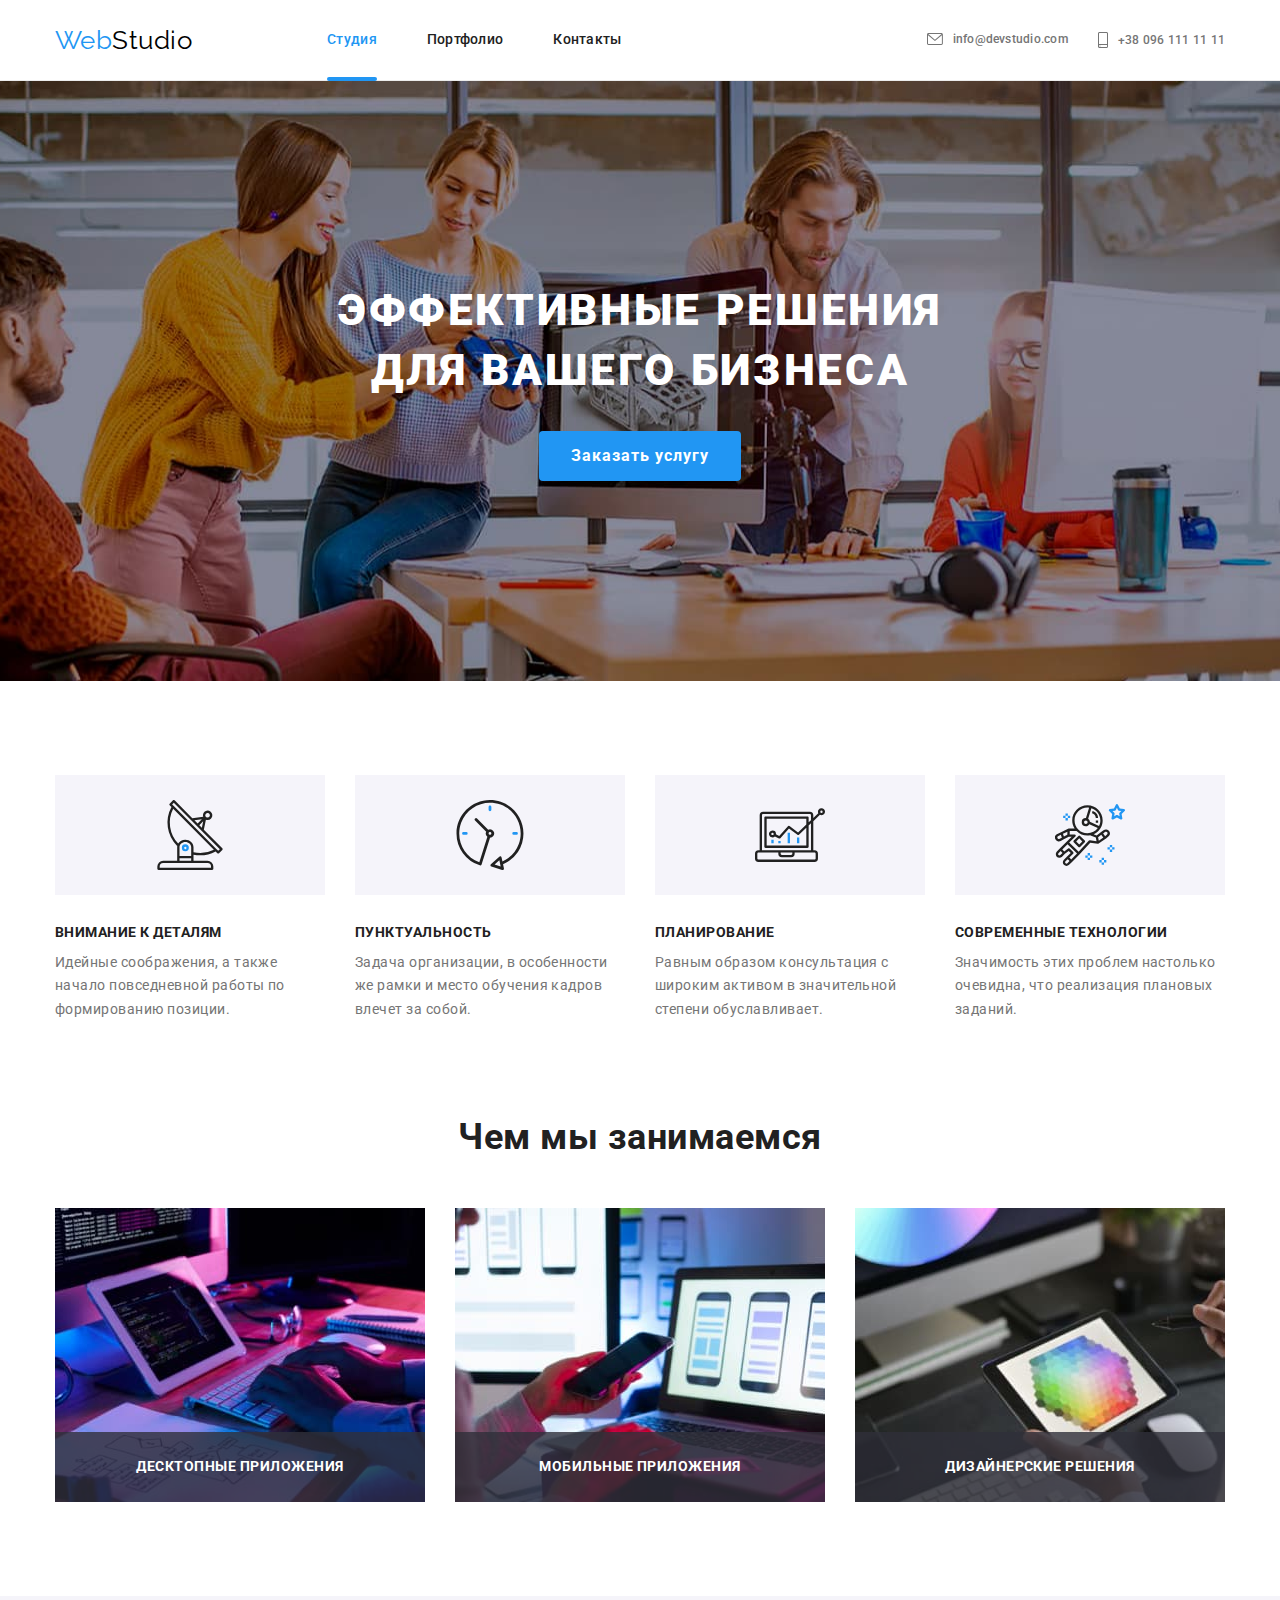
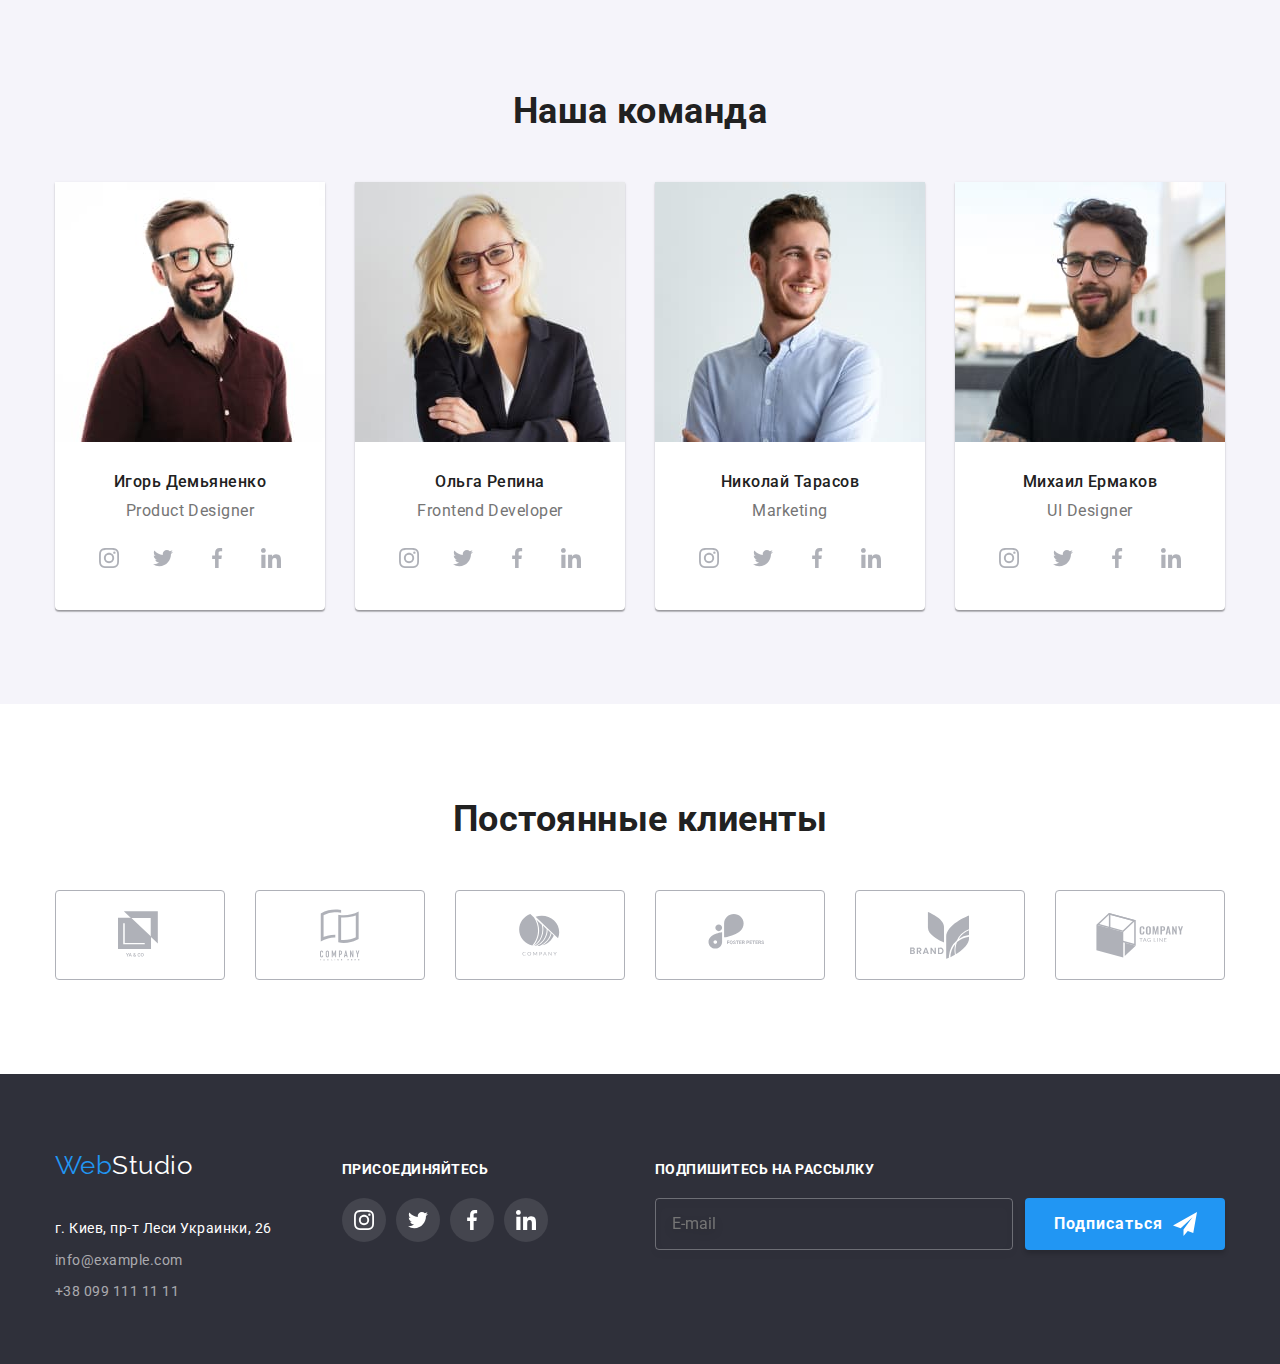
<file: index.html>
<!DOCTYPE html>
<html lang="ru">
  <head>
    <meta charset="UTF-8" />
    <meta http-equiv="X-UA-Compatible" content="IE=edge" />
    <meta name="viewport" content="width=device-width, initial-scale=1.0" />
    <title>Студия</title>

    <link rel="preconnect" href="https://fonts.gstatic.com" />
    <link
      href="https://fonts.googleapis.com/css2?family=Raleway:wght@700&family=Roboto:wght@400;500;700;900&display=swap"
      rel="stylesheet"
    />
    <link
      rel="stylesheet"
      href="https://cdnjs.cloudflare.com/ajax/libs/modern-normalize/1.0.0/modern-normalize.min.css"
    />
    <link rel="stylesheet" href="./css/main.min.css" />
    <!-- <link rel="stylesheet" href="./css/styles.css" /> -->
  </head>
  <body>
    <header class="header-page">
      <div class="container header-page__nav">
        <nav class="main-nav">
          <a href="./" class="logo link"
            >Web<span class="part-logo">Studio</span></a
          >
          <button
            type="button"
            aria-expanded="false"
            aria-controls="menu-container"
            class="menu-btn"
            data-menu-button
          >
            <svg
              width="40"
              height="40"
              aria-label="Переключатель мобильного меню"
            >
              <use
                class="icon-close_menu"
                href="./images/symbol-defs.svg#icon-close_menu"
              ></use>
              <use
                class="icon-menu"
                href="./images/symbol-defs.svg#icon-menu"
              ></use>
            </svg>
          </button>

          <div class="menu-container" id="menu-container is-open" data-menu>
            <ul class="site-nav list">
              <li class="site-nav__item">
                <a href="" class="site-nav__link link site-nav__link--current"
                  >Студия</a
                >
              </li>
              <li class="site-nav__item">
                <a href="./portfolio.html" class="site-nav__link link"
                  >Портфолио</a
                >
              </li>
              <li class="site-nav__item">
                <a href="" class="site-nav__link link">Контакты</a>
              </li>
            </ul>

            <ul class="coordinates-nav list">
              <li class="coordinates-nav__item item-envelope">
                <a
                  href="mailto:info@devstudio.com"
                  class="coordinates-nav__link link"
                  ><svg
                    class="coordinates-nav__icon"
                    width="16px"
                    height="12px"
                  >
                    <use href="./images/symbol-defs.svg#icon-envelope"></use>
                  </svg>
                  info@devstudio.com
                </a>
              </li>
              <li class="coordinates-nav__item item-smartphone">
                <a
                  href="tel:+380961111111"
                  class="coordinates-nav__link smartphone link"
                  ><svg
                    class="coordinates-nav__icon"
                    width="10px"
                    height="16px"
                  >
                    <use href="./images/symbol-defs.svg#icon-smartphone"></use>
                  </svg>
                  +38 096 111 11 11
                </a>
              </li>
            </ul>
            <ul class="socials-nav list">
              <li class="socials-nav__item">
                <a
                  href=""
                  target="_blank"
                  rel="noreferrer noopener"
                  aria-label="instagram"
                  class="socials-nav__link link"
                  >Instagram</a
                >
              </li>
              <li class="socials-nav__item">
                <a
                  href=""
                  target="_blank"
                  rel="noreferrer noopener"
                  aria-label="Twitter"
                  class="socials-nav__link link"
                  >Twitter</a
                >
              </li>
              <li class="socials-nav__item">
                <a
                  href=""
                  target="_blank"
                  rel="noreferrer noopener"
                  aria-label="Facebook"
                  class="socials-nav__link link"
                  >Facebook</a
                >
              </li>
              <li class="socials-nav__item">
                <a
                  href=""
                  target="_blank"
                  rel="noreferrer noopener"
                  aria-label="LinkedIn"
                  class="socials-nav__link link"
                  >LinkedIn</a
                >
              </li>
            </ul>
          </div>
        </nav>
      </div>
    </header>
    <main>
      <section class="hero overlay">
        <div class="container">
          <h1 class="hero__title">
            Эффективные решения <br />
            для вашего бизнеса
          </h1>

          <button type="button" class="hero__btn" data-modal-open>
            Заказать услугу
          </button>
        </div>
      </section>

      <section class="section section-advantage">
        <div class="container">
          <h2 class="section-title visually-hidden">Наши плюсы работы</h2>
          <ul class="section-advantage__list list">
            <li class="section-advantage__item icon-antenna">
              <h3 class="section-advantage__title">Внимание к деталям</h3>
              <p>
                Идейные соображения, а также начало повседневной работы по
                формированию позиции.
              </p>
            </li>
            <li class="section-advantage__item icon-clock">
              <h3 class="section-advantage__title">Пунктуальность</h3>
              <p>
                Задача организации, в особенности же рамки и место обучения
                кадров влечет за собой.
              </p>
            </li>
            <li class="section-advantage__item icon-diagram">
              <h3 class="section-advantage__title">Планирование</h3>
              <p>
                Равным образом консультация с широким активом в значительной
                степени обуславливает.
              </p>
            </li>
            <li class="section-advantage__item icon-astronaut">
              <h3 class="section-advantage__title">Современные технологии</h3>
              <p>
                Значимость этих проблем настолько очевидна, что реализация
                плановых заданий.
              </p>
            </li>
          </ul>
        </div>
      </section>

      <section class="section section-workset">
        <div class="container">
          <h2 class="section-title">Чем мы занимаемся</h2>
          <ul class="section-workset__list list">
            <li class="section-workset__item">
              <div class="section-workset__thumb">
                <img
                  src="./images/box1.jpg"
                  alt="На компьютере"
                  width="370"
                  height="294"
                />
                <div class="section-workset__actions">
                  Десктопные приложения
                </div>
              </div>
            </li>
            <li class="section-workset__item">
              <div class="section-workset__thumb">
                <img
                  src="./images/box2.jpg"
                  alt="На телефоне"
                  width="370"
                  height="294"
                />
                <div class="section-workset__actions">Мобильные приложения</div>
              </div>
            </li>
            <li class="section-workset__item">
              <div class="section-workset__thumb">
                <img
                  src="./images/box3.jpg"
                  alt="На планшете"
                  width="370"
                  height="294"
                />
                <div class="section-workset__actions">Дизайнерские решения</div>
              </div>
            </li>
          </ul>
        </div>
      </section>

      <section class="section section-our-team">
        <div class="container">
          <h2 class="section-title">Наша команда</h2>
          <ul class="section-our-team__list list">
            <li class="section-our-team__item">
              <!-- <img
                srcset="
                  ./images/Demyanenko.jpg    1x,
                  ./images/Demyanenko@2x.jpg 2x
                "
                src="./images/Demyanenko.jpg"
                alt="Игорь Демьяненко"
                width="450"
              /> -->
              <picture>
                <source
                  srcset="
                    ./images/desktop/Demyanenko.jpg    1x,
                    ./images/desktop/Demyanenko@2x.jpg 2x
                  "
                  media="(min-width: 1200px)"
                  type="image/jpeg"
                />
                <source
                  srcset="
                    ./images/tablet/Demyanenko.jpg    1x,
                    ./images/tablet/Demyanenko@2x.jpg 2x
                  "
                  media="(min-width: 768px)"
                  type="image/jpeg"
                />
                <source
                  srcset="
                    ./images/mobile/Demyanenko.jpg    1x,
                    ./images/mobile/Demyanenko@2x.jpg 2x
                  "
                  media="(max-width: 767px)"
                  type="image/jpeg"
                />
                <img
                  src="./images/desktop/Demyanenko.jpg"
                  width="450"
                  alt="Игорь Демьяненко"
                />
              </picture>
              <h3 class="section-our-team__name">Игорь Демьяненко</h3>
              <p>Product Designer</p>
              <ul class="list section-our-team__socnetworks">
                <li class="socnetworks__icon">
                  <a
                    href=""
                    class="socnetworks__link"
                    target="_blank"
                    rel="noreferrer noopener"
                    aria-label="instagram"
                  >
                    <svg width="20px" height="20px">
                      <use href="./images/symbol-defs.svg#icon-instagram"></use>
                    </svg>
                  </a>
                </li>
                <li class="socnetworks__icon">
                  <a
                    href=""
                    class="socnetworks__link"
                    target="_blank"
                    rel="noreferrer noopener"
                    aria-label="twitter"
                    ><svg width="20px" height="20px">
                      <use href="./images/symbol-defs.svg#icon-twitter"></use>
                    </svg>
                  </a>
                </li>
                <li class="socnetworks__icon">
                  <a
                    href=""
                    class="socnetworks__link"
                    target="_blank"
                    rel="noreferrer noopener"
                    aria-label="facebook"
                    ><svg width="20px" height="20px">
                      <use href="./images/symbol-defs.svg#icon-facebook"></use>
                    </svg>
                  </a>
                </li>
                <li class="socnetworks__icon">
                  <a
                    href=""
                    class="socnetworks__link"
                    target="_blank"
                    rel="noreferrer noopener"
                    aria-label="linkedin"
                    ><svg width="20px" height="20px">
                      <use href="./images/symbol-defs.svg#icon-linkedin"></use>
                    </svg>
                  </a>
                </li>
              </ul>
            </li>
            <li class="section-our-team__item">
              <picture>
                <source
                  srcset="
                    ./images/desktop/Repina.jpg    1x,
                    ./images/desktop/Repina@2x.jpg 2x
                  "
                  media="(min-width: 1200px)"
                  type="image/jpeg"
                />
                <source
                  srcset="
                    ./images/tablet/Repina.jpg    1x,
                    ./images/tablet/Repina@2x.jpg 2x
                  "
                  media="(min-width: 768px)"
                  type="image/jpeg"
                />
                <source
                  srcset="
                    ./images/mobile/Repina.jpg    1x,
                    ./images/mobile/Repina@2x.jpg 2x
                  "
                  media="(max-width: 767px)"
                  type="image/jpeg"
                />
                <img
                  src="./images/desktop/Repina.jpg"
                  width="450"
                  alt="Ольга Репина"
                />
              </picture>
              <h3 class="section-our-team__name">Ольга Репина</h3>
              <p>Frontend Developer</p>
              <ul class="list section-our-team__socnetworks">
                <li class="socnetworks__icon">
                  <a
                    href=""
                    class="socnetworks__link"
                    target="_blank"
                    rel="noreferrer noopener"
                    aria-label="instagram"
                  >
                    <svg width="20px" height="20px">
                      <use href="./images/symbol-defs.svg#icon-instagram"></use>
                    </svg>
                  </a>
                </li>
                <li class="socnetworks__icon">
                  <a
                    href=""
                    class="socnetworks__link"
                    target="_blank"
                    rel="noreferrer noopener"
                    aria-label="twitter"
                    ><svg width="20px" height="20px">
                      <use href="./images/symbol-defs.svg#icon-twitter"></use>
                    </svg>
                  </a>
                </li>
                <li class="socnetworks__icon">
                  <a
                    href=""
                    class="socnetworks__link"
                    target="_blank"
                    rel="noreferrer noopener"
                    aria-label="facebook"
                    ><svg width="20px" height="20px">
                      <use href="./images/symbol-defs.svg#icon-facebook"></use>
                    </svg>
                  </a>
                </li>
                <li class="socnetworks__icon">
                  <a
                    href=""
                    class="socnetworks__link"
                    target="_blank"
                    rel="noreferrer noopener"
                    aria-label="linkedin"
                    ><svg width="20px" height="20px">
                      <use href="./images/symbol-defs.svg#icon-linkedin"></use>
                    </svg>
                  </a>
                </li>
              </ul>
            </li>
            <li class="section-our-team__item">
              <picture>
                <source
                  srcset="
                    ./images/desktop/Tarasov.jpg    1x,
                    ./images/desktop/Tarasov@2x.jpg 2x
                  "
                  media="(min-width: 1200px)"
                  type="image/jpeg"
                />
                <source
                  srcset="
                    ./images/tablet/Tarasov.jpg    1x,
                    ./images/tablet/Tarasov@2x.jpg 2x
                  "
                  media="(min-width: 768px)"
                  type="image/jpeg"
                />
                <source
                  srcset="
                    ./images/mobile/Tarasov.jpg    1x,
                    ./images/mobile/Tarasov@2x.jpg 2x
                  "
                  media="(max-width: 767px)"
                  type="image/jpeg"
                />
                <img
                  src="./images/desktop/Tarasov.jpg"
                  width="450"
                  alt="Николай Тарасов"
                />
              </picture>
              <h3 class="section-our-team__name">Николай Тарасов</h3>
              <p>Marketing</p>
              <ul class="list section-our-team__socnetworks">
                <li class="socnetworks__icon">
                  <a
                    href=""
                    class="socnetworks__link"
                    target="_blank"
                    rel="noreferrer noopener"
                    aria-label="instagram"
                  >
                    <svg width="20px" height="20px">
                      <use href="./images/symbol-defs.svg#icon-instagram"></use>
                    </svg>
                  </a>
                </li>
                <li class="socnetworks__icon">
                  <a
                    href=""
                    class="socnetworks__link"
                    target="_blank"
                    rel="noreferrer noopener"
                    aria-label="twitter"
                    ><svg width="20px" height="20px">
                      <use href="./images/symbol-defs.svg#icon-twitter"></use>
                    </svg>
                  </a>
                </li>
                <li class="socnetworks__icon">
                  <a
                    href=""
                    class="socnetworks__link"
                    target="_blank"
                    rel="noreferrer noopener"
                    aria-label="facebook"
                    ><svg width="20px" height="20px">
                      <use href="./images/symbol-defs.svg#icon-facebook"></use>
                    </svg>
                  </a>
                </li>
                <li class="socnetworks__icon">
                  <a
                    href=""
                    class="socnetworks__link"
                    target="_blank"
                    rel="noreferrer noopener"
                    aria-label="linkedin"
                    ><svg width="20px" height="20px">
                      <use href="./images/symbol-defs.svg#icon-linkedin"></use>
                    </svg>
                  </a>
                </li>
              </ul>
            </li>
            <li class="section-our-team__item">
              <picture>
                <source
                  srcset="
                    ./images/desktop/Ermakov.jpg    1x,
                    ./images/desktop/Ermakov@2x.jpg 2x
                  "
                  media="(min-width: 1200px)"
                  type="image/jpeg"
                />
                <source
                  srcset="
                    ./images/tablet/Ermakov.jpg    1x,
                    ./images/tablet/Ermakov@2x.jpg 2x
                  "
                  media="(min-width: 768px)"
                  type="image/jpeg"
                />
                <source
                  srcset="
                    ./images/mobile/Ermakov.jpg    1x,
                    ./images/mobile/Ermakov@2x.jpg 2x
                  "
                  media="(max-width: 767px)"
                  type="image/jpeg"
                />
                <img
                  src="./images/desktop/Ermakov.jpg"
                  width="450"
                  alt="Михаил Ермаков"
                />
              </picture>
              <h3 class="section-our-team__name">Михаил Ермаков</h3>
              <p>UI Designer</p>
              <ul class="list section-our-team__socnetworks">
                <li class="socnetworks__icon">
                  <a
                    href=""
                    class="socnetworks__link"
                    target="_blank"
                    rel="noreferrer noopener"
                    aria-label="instagram"
                  >
                    <svg width="20px" height="20px">
                      <use href="./images/symbol-defs.svg#icon-instagram"></use>
                    </svg>
                  </a>
                </li>
                <li class="socnetworks__icon">
                  <a
                    href=""
                    class="socnetworks__link"
                    target="_blank"
                    rel="noreferrer noopener"
                    aria-label="twitter"
                    ><svg width="20px" height="20px">
                      <use href="./images/symbol-defs.svg#icon-twitter"></use>
                    </svg>
                  </a>
                </li>
                <li class="socnetworks__icon">
                  <a
                    href=""
                    class="socnetworks__link"
                    target="_blank"
                    rel="noreferrer noopener"
                    aria-label="facebook"
                    ><svg width="20px" height="20px">
                      <use href="./images/symbol-defs.svg#icon-facebook"></use>
                    </svg>
                  </a>
                </li>
                <li class="socnetworks__icon">
                  <a
                    href=""
                    class="socnetworks__link"
                    target="_blank"
                    rel="noreferrer noopener"
                    aria-label="linkedin"
                    ><svg width="20px" height="20px">
                      <use href="./images/symbol-defs.svg#icon-linkedin"></use>
                    </svg>
                  </a>
                </li>
              </ul>
            </li>
          </ul>
        </div>
      </section>

      <section class="section section-clients">
        <div class="container">
          <h2 class="section-title">Постоянные клиенты</h2>
          <ul class="list section-clients__list">
            <li class="section-clients__item">
              <a href="" class="section-clients__link"
                ><svg width="44px" height="49px">
                  <use href="./images/symbol-defs.svg#icon-logo1"></use>
                </svg>
              </a>
            </li>
            <li class="section-clients__item">
              <a href="" class="section-clients__link"
                ><svg width="40px" height="52px">
                  <use href="./images/symbol-defs.svg#icon-logo2"></use>
                </svg>
              </a>
            </li>
            <li class="section-clients__item">
              <a href="" class="section-clients__link"
                ><svg width="41px" height="42px">
                  <use href="./images/symbol-defs.svg#icon-logo3"></use>
                </svg>
              </a>
            </li>
            <li class="section-clients__item">
              <a href="" class="section-clients__link"
                ><svg width="80px" height="42px">
                  <use href="./images/symbol-defs.svg#icon-logo4"></use>
                </svg>
              </a>
            </li>
            <li class="section-clients__item">
              <a href="" class="section-clients__link"
                ><svg width="59px" height="47px">
                  <use href="./images/symbol-defs.svg#icon-logo5"></use>
                </svg>
              </a>
            </li>
            <li class="section-clients__item">
              <a href="" class="section-clients__link"
                ><svg width="88px" height="45px">
                  <use href="./images/symbol-defs.svg#icon-logo6"></use>
                </svg>
              </a>
            </li>
          </ul>
        </div>
      </section>
    </main>

    <footer class="footer">
      <div class="container">
        <div class="footer-grid">
          <div class="footer-grid__part">
            <div class="footer-grid__address">
              <a href="" class="logo footer-logo"
                >Web<span class="part-logo part-logo--inverse">Studio</span></a
              >
              <address class="footer-address">
                <ul class="list">
                  <li class="footer-address_item">
                    г. Киев, пр-т Леси Украинки, 26
                  </li>
                  <li class="footer-address_item">
                    <a href="maito:info@example.com" class="link"
                      >info@example.com</a
                    >
                  </li>
                  <li class="footer-address_item">
                    <a href="tel:+380991111111" class="link"
                      >+38 099 111 11 11</a
                    >
                  </li>
                </ul>
              </address>
            </div>
            <div class="footer-socnetworks">
              <h2 class="footer-socnetworks__title">присоединяйтесь</h2>
              <ul class="list footer-socnetworks__list">
                <li class="footer-socnetworks__item">
                  <a
                    href=""
                    class="footer-socnetworks__link"
                    target="_blank"
                    rel="noreferrer noopener"
                    aria-label="instagram"
                  >
                    <svg width="20px" height="20px">
                      <use href="./images/symbol-defs.svg#icon-instagram"></use>
                    </svg>
                  </a>
                </li>
                <li class="footer-socnetworks__item">
                  <a
                    href=""
                    class="footer-socnetworks__link"
                    target="_blank"
                    rel="noreferrer noopener"
                    aria-label="twitter"
                    ><svg width="20px" height="20px">
                      <use href="./images/symbol-defs.svg#icon-twitter"></use>
                    </svg>
                  </a>
                </li>
                <li class="footer-socnetworks__item">
                  <a
                    href=""
                    class="footer-socnetworks__link"
                    target="_blank"
                    rel="noreferrer noopener"
                    aria-label="facebook"
                    ><svg width="20px" height="20px">
                      <use href="./images/symbol-defs.svg#icon-facebook"></use>
                    </svg>
                  </a>
                </li>
                <li class="footer-socnetworks__item">
                  <a
                    href=""
                    class="footer-socnetworks__link"
                    target="_blank"
                    rel="noreferrer noopener"
                    aria-label="linkedin"
                    ><svg width="20px" height="20px">
                      <use href="./images/symbol-defs.svg#icon-linkedin"></use>
                    </svg>
                  </a>
                </li>
              </ul>
            </div>
          </div>

          <div class="footer-subscription">
            <h2 class="footer-subscription__title">Подпишитесь на рассылку</h2>
            <form class="footer-form">
              <div class="footer-form__field">
                <input
                  class="footer-form__input"
                  type="email"
                  name="mail"
                  id="mail"
                  placeholder="E-mail"
                />
                <button type="submit" class="footer-form__btn-subscription">
                  Подписаться<svg
                    width="24"
                    height="24"
                    class="footer-form__icon-send"
                  >
                    <use href="./images/symbol-defs.svg#icon-send"></use>
                  </svg>
                </button>
              </div>
            </form>
          </div>
        </div>
      </div>
    </footer>

    <div class="backdrop is-hidden" data-modal>
      <div class="modal">
        <button class="modal__btn-close" data-modal-close>
          <svg width="18" height="18">
            <use href="./images/symbol-defs.svg#icon-close"></use>
          </svg>
        </button>
        <h2 class="modal__title">Оставьте свои данные, мы вам перезвоним</h2>
        <form class="modal-form">
          <label class="modal-form__field"
            ><span class="modal-form__label">Имя</span>
            <div class="modal-form__wrap">
              <input class="modal-form__input" type="text" name="name" />
              <svg width="18" height="18" class="modal-form__icon">
                <use href="./images/symbol-defs.svg#icon-person"></use>
              </svg>
            </div>
          </label>
          <label class="modal-form__field"
            ><span class="modal-form__label">Телефон</span>
            <div class="modal-form__wrap">
              <input class="modal-form__input" type="tel" name="tel" />
              <svg width="18" height="18" class="modal-form__icon">
                <use href="./images/symbol-defs.svg#icon-phone"></use>
              </svg>
            </div>
          </label>
          <label class="modal-form__field"
            ><span class="modal-form__label">Почта</span>
            <div class="modal-form__wrap">
              <input class="modal-form__input" type="email" name="email" />
              <svg width="18" height="18" class="modal-form__icon">
                <use href="./images/symbol-defs.svg#icon-email"></use>
              </svg>
            </div>
          </label>

          <label class="modal-form__field"
            ><span class="modal-form__label">Комментарий</span>
            <textarea
              class="modal-form__textarea"
              name="comment"
              rows="6"
              placeholder="Введите текст"
            ></textarea>
          </label>

          <label class="modal-form__accept">
            <input class="modal-form__checkbox" type="checkbox" name="accept" />
            <span class="modal-form__checkbox-icon">
              <svg width="12" height="15">
                <use href="./images/symbol-defs.svg#icon-check"></use>
              </svg>
            </span>
            <span class="modal-form__policy"
              >Соглашаюсь с рассылкой и принимаю
              <a
                class="modal-form__link-accept"
                href=""
                target="_blank"
                rel="noreferrer noopener"
                aria-label="Условия договора"
                >Условия договора
              </a>
            </span>
          </label>

          <button type="submit" class="modal-form__btn-send">Отправить</button>
        </form>
      </div>
    </div>

    <script src="./js/mobile-menu.js"></script>
    <script src="./js/modal.js"></script>
  </body>
</html>
</file>
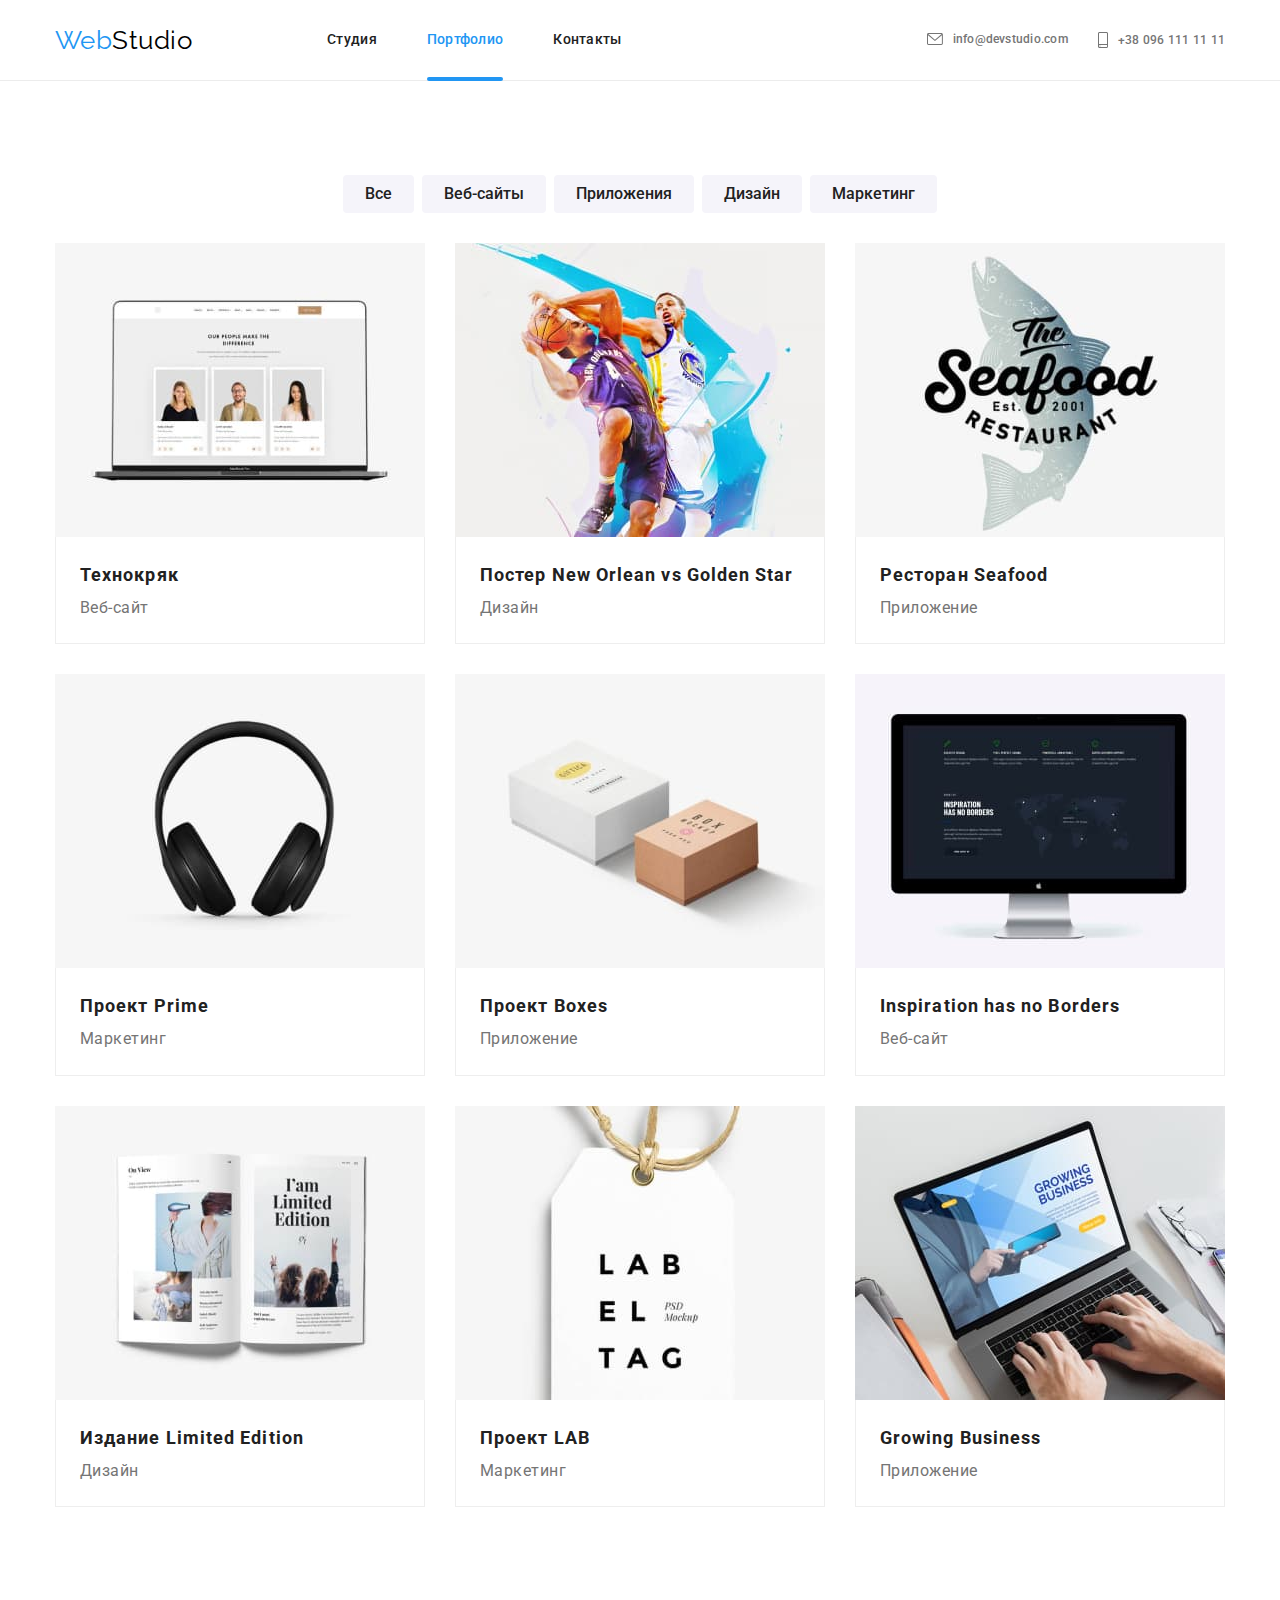
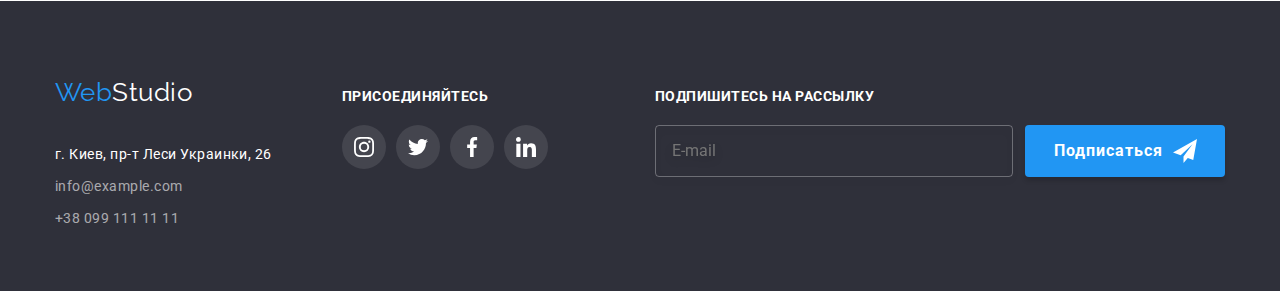
<file: portfolio.html>
<!DOCTYPE html>
<html lang="ru">
  <head>
    <meta charset="UTF-8" />
    <meta http-equiv="X-UA-Compatible" content="IE=edge" />
    <meta name="viewport" content="width=device-width, initial-scale=1.0" />
    <title>Портфолио</title>
    <link rel="preconnect" href="https://fonts.gstatic.com" />
    <link
      href="https://fonts.googleapis.com/css2?family=Raleway:wght@700&family=Roboto:wght@400;500;700;900&display=swap"
      rel="stylesheet"
    />
    <link
      rel="stylesheet"
      href="https://cdnjs.cloudflare.com/ajax/libs/modern-normalize/1.0.0/modern-normalize.min.css"
    />
    <link rel="stylesheet" href="./css/main.min.css" />
    <!-- <link rel="stylesheet" href="./css/styles.css" /> -->
  </head>
  <body>
    <header class="header-page">
      <div class="container header-page__nav">
        <nav class="main-nav">
          <a href="./" class="logo link"
            >Web<span class="part-logo">Studio</span></a
          >
          <button
            type="button"
            aria-expanded="false"
            aria-controls="menu-container"
            class="menu-btn"
            data-menu-button
          >
            <svg
              width="40"
              height="40"
              aria-label="Переключатель мобильного меню"
            >
              <use
                class="icon-close_menu"
                href="./images/symbol-defs.svg#icon-close_menu"
              ></use>
              <use
                class="icon-menu"
                href="./images/symbol-defs.svg#icon-menu"
              ></use>
            </svg>
          </button>

          <div class="menu-container" id="menu-container is-open" data-menu>
            <ul class="site-nav list">
              <li class="site-nav__item">
                <a href="./index.html" class="site-nav__link link">Студия</a>
              </li>
              <li class="site-nav__item">
                <a href="" class="site-nav__link link site-nav__link--current"
                  >Портфолио</a
                >
              </li>
              <li class="site-nav__item">
                <a href="" class="site-nav__link link">Контакты</a>
              </li>
            </ul>

            <ul class="coordinates-nav list">
              <li class="coordinates-nav__item item-envelope">
                <a
                  href="mailto:info@devstudio.com"
                  class="coordinates-nav__link link"
                  ><svg
                    class="coordinates-nav__icon"
                    width="16px"
                    height="12px"
                  >
                    <use href="./images/symbol-defs.svg#icon-envelope"></use>
                  </svg>
                  info@devstudio.com
                </a>
              </li>
              <li class="coordinates-nav__item item-smartphone">
                <a
                  href="tel:+380961111111"
                  class="coordinates-nav__link smartphone link"
                  ><svg
                    class="coordinates-nav__icon"
                    width="10px"
                    height="16px"
                  >
                    <use href="./images/symbol-defs.svg#icon-smartphone"></use>
                  </svg>
                  +38 096 111 11 11
                </a>
              </li>
            </ul>
            <ul class="socials-nav list">
              <li class="socials-nav__item">
                <a
                  href=""
                  target="_blank"
                  rel="noreferrer noopener"
                  aria-label="instagram"
                  class="socials-nav__link link"
                  >Instagram</a
                >
              </li>
              <li class="socials-nav__item">
                <a
                  href=""
                  target="_blank"
                  rel="noreferrer noopener"
                  aria-label="Twitter"
                  class="socials-nav__link link"
                  >Twitter</a
                >
              </li>
              <li class="socials-nav__item">
                <a
                  href=""
                  target="_blank"
                  rel="noreferrer noopener"
                  aria-label="Facebook"
                  class="socials-nav__link link"
                  >Facebook</a
                >
              </li>
              <li class="socials-nav__item">
                <a
                  href=""
                  target="_blank"
                  rel="noreferrer noopener"
                  aria-label="LinkedIn"
                  class="socials-nav__link link"
                  >LinkedIn</a
                >
              </li>
            </ul>
          </div>
        </nav>
      </div>
    </header>

    <main>
      <section class="section portfolio-section">
        <div class="container">
          <h1 class="section-title visually-hidden">Портфолио</h1>
          <ul class="list button-set">
            <li class="button-set__item">
              <button type="button" class="btn button-set__btn">Все</button>
            </li>
            <li class="button-set__item" li>
              <button type="button" class="button-set__btn">Веб-сайты</button>
            </li>
            <li class="button-set__item" li>
              <button type="button" class="button-set__btn">Приложения</button>
            </li>
            <li class="button-set__item" li>
              <button type="button" class="button-set__btn">Дизайн</button>
            </li>
            <li class="button-set__item" li>
              <button type="button" class="button-set__btn">Маркетинг</button>
            </li>
          </ul>

          <ul class="card-set list">
            <li class="card-set__item">
              <a href="" class="card-set__link"
                ><div class="card-set__thumb">
                  <picture>
                    <source
                      srcset="
                        ./images/desktop/img1.jpg    1x,
                        ./images/desktop/img1@2x.jpg 2x
                      "
                      media="(min-width: 1200px)"
                      type="image/jpeg"
                    />
                    <source
                      srcset="
                        ./images/tablet/img1.jpg    1x,
                        ./images/tablet/img1@2x.jpg 2x
                      "
                      media="(min-width: 768px)"
                      type="image/jpeg"
                    />
                    <source
                      srcset="
                        ./images/mobile/img1.jpg    1x,
                        ./images/mobile/img1@2x.jpg 2x
                      "
                      media="(max-width: 767px)"
                      type="image/jpeg"
                    />
                    <img
                      src="./images/desktop/img1.jpg"
                      width="450"
                      alt="Технокряк"
                    />
                  </picture>
                  <div class="card-set__description">
                    Технокряк это современная площадка распространения
                    коронавируса. Компании используют эту платформу для
                    цифрового шпионажа и атак на защищённые сервера конкурентов.
                  </div>
                </div>
                <div class="card-set__caption">
                  <h2 class="card-set__title">Технокряк</h2>
                  <p>Веб-сайт</p>
                </div>
              </a>
            </li>
            <li class="card-set__item">
              <a href="" class="card-set__link">
                <div class="card-set__thumb">
                  <picture>
                    <source
                      srcset="
                        ./images/desktop/img2.jpg    1x,
                        ./images/desktop/img2@2x.jpg 2x
                      "
                      media="(min-width: 1200px)"
                      type="image/jpeg"
                    />
                    <source
                      srcset="
                        ./images/tablet/img2.jpg    1x,
                        ./images/tablet/img2@2x.jpg 2x
                      "
                      media="(min-width: 768px)"
                      type="image/jpeg"
                    />
                    <source
                      srcset="
                        ./images/mobile/img2.jpg    1x,
                        ./images/mobile/img2@2x.jpg 2x
                      "
                      media="(max-width: 767px)"
                      type="image/jpeg"
                    />
                    <img
                      src="./images/desktop/img2.jpg"
                      width="450"
                      alt="Постер New Orlean vs Golden Star"
                    />
                  </picture>
                  <div class="card-set__description">
                    Технокряк это современная площадка распространения
                    коронавируса. Компании используют эту платформу для
                    цифрового шпионажа и атак на защищённые сервера конкурентов.
                  </div>
                </div>
                <div class="card-set__caption">
                  <h2 class="card-set__title">
                    Постер New Orlean vs Golden Star
                  </h2>
                  <p>Дизайн</p>
                </div>
              </a>
            </li>
            <li class="card-set__item">
              <a href="" class="card-set__link">
                <div class="card-set__thumb">
                  <picture>
                    <source
                      srcset="
                        ./images/desktop/img3.jpg    1x,
                        ./images/desktop/img3@2x.jpg 2x
                      "
                      media="(min-width: 1200px)"
                      type="image/jpeg"
                    />
                    <source
                      srcset="
                        ./images/tablet/img3.jpg    1x,
                        ./images/tablet/img3@2x.jpg 2x
                      "
                      media="(min-width: 768px)"
                      type="image/jpeg"
                    />
                    <source
                      srcset="
                        ./images/mobile/img3.jpg    1x,
                        ./images/mobile/img3@2x.jpg 2x
                      "
                      media="(max-width: 767px)"
                      type="image/jpeg"
                    />
                    <img
                      src="./images/desktop/img3.jpg"
                      width="450"
                      alt="Ресторан Seafood"
                    />
                  </picture>
                  <div class="card-set__description">
                    Технокряк это современная площадка распространения
                    коронавируса. Компании используют эту платформу для
                    цифрового шпионажа и атак на защищённые сервера конкурентов.
                  </div>
                </div>
                <div class="card-set__caption">
                  <h2 class="card-set__title">Ресторан Seafood</h2>
                  <p>Приложение</p>
                </div>
              </a>
            </li>
            <li class="card-set__item">
              <a href="" class="card-set__link">
                <div class="card-set__thumb">
                  <picture>
                    <source
                      srcset="
                        ./images/desktop/img4.jpg    1x,
                        ./images/desktop/img4@2x.jpg 2x
                      "
                      media="(min-width: 1200px)"
                      type="image/jpeg"
                    />
                    <source
                      srcset="
                        ./images/tablet/img4.jpg    1x,
                        ./images/tablet/img4@2x.jpg 2x
                      "
                      media="(min-width: 768px)"
                      type="image/jpeg"
                    />
                    <source
                      srcset="
                        ./images/mobile/img4.jpg    1x,
                        ./images/mobile/img4@2x.jpg 2x
                      "
                      media="(max-width: 767px)"
                      type="image/jpeg"
                    />
                    <img
                      src="./images/desktop/img4.jpg"
                      width="450"
                      alt="Проект Prime"
                    />
                  </picture>
                  <div class="card-set__description">
                    Технокряк это современная площадка распространения
                    коронавируса. Компании используют эту платформу для
                    цифрового шпионажа и атак на защищённые сервера конкурентов.
                  </div>
                </div>
                <div class="card-set__caption">
                  <h2 class="card-set__title">Проект Prime</h2>
                  <p>Маркетинг</p>
                </div>
              </a>
            </li>
            <li class="card-set__item">
              <a href="" class="card-set__link">
                <div class="card-set__thumb">
                  <picture>
                    <source
                      srcset="
                        ./images/desktop/img5.jpg    1x,
                        ./images/desktop/img5@2x.jpg 2x
                      "
                      media="(min-width: 1200px)"
                      type="image/jpeg"
                    />
                    <source
                      srcset="
                        ./images/tablet/img5.jpg    1x,
                        ./images/tablet/img5@2x.jpg 2x
                      "
                      media="(min-width: 768px)"
                      type="image/jpeg"
                    />
                    <source
                      srcset="
                        ./images/mobile/img5.jpg    1x,
                        ./images/mobile/img5@2x.jpg 2x
                      "
                      media="(max-width: 767px)"
                      type="image/jpeg"
                    />
                    <img
                      src="./images/desktop/img5.jpg"
                      width="450"
                      alt="Проект Boxes"
                    />
                  </picture>
                  <div class="card-set__description">
                    Технокряк это современная площадка распространения
                    коронавируса. Компании используют эту платформу для
                    цифрового шпионажа и атак на защищённые сервера конкурентов.
                  </div>
                </div>
                <div class="card-set__caption">
                  <h2 class="card-set__title">Проект Boxes</h2>
                  <p>Приложение</p>
                </div>
              </a>
            </li>
            <li class="card-set__item">
              <a href="" class="card-set__link">
                <div class="card-set__thumb">
                  <picture>
                    <source
                      srcset="
                        ./images/desktop/img6.jpg    1x,
                        ./images/desktop/img6@2x.jpg 2x
                      "
                      media="(min-width: 1200px)"
                      type="image/jpeg"
                    />
                    <source
                      srcset="
                        ./images/tablet/img6.jpg    1x,
                        ./images/tablet/img6@2x.jpg 2x
                      "
                      media="(min-width: 768px)"
                      type="image/jpeg"
                    />
                    <source
                      srcset="
                        ./images/mobile/img6.jpg    1x,
                        ./images/mobile/img6@2x.jpg 2x
                      "
                      media="(max-width: 767px)"
                      type="image/jpeg"
                    />
                    <img
                      src="./images/desktop/img6.jpg"
                      width="450"
                      alt="Inspiration has no Borders"
                    />
                  </picture>
                  <div class="card-set__description">
                    Технокряк это современная площадка распространения
                    коронавируса. Компании используют эту платформу для
                    цифрового шпионажа и атак на защищённые сервера конкурентов.
                  </div>
                </div>
                <div class="card-set__caption">
                  <h2 class="card-set__title">Inspiration has no Borders</h2>
                  <p>Веб-сайт</p>
                </div>
              </a>
            </li>
            <li class="card-set__item">
              <a href="" class="card-set__link">
                <div class="card-set__thumb">
                  <picture>
                    <source
                      srcset="
                        ./images/desktop/img7.jpg    1x,
                        ./images/desktop/img7@2x.jpg 2x
                      "
                      media="(min-width: 1200px)"
                      type="image/jpeg"
                    />
                    <source
                      srcset="
                        ./images/tablet/img7.jpg    1x,
                        ./images/tablet/img7@2x.jpg 2x
                      "
                      media="(min-width: 768px)"
                      type="image/jpeg"
                    />
                    <source
                      srcset="
                        ./images/mobile/img7.jpg    1x,
                        ./images/mobile/img7@2x.jpg 2x
                      "
                      media="(max-width: 767px)"
                      type="image/jpeg"
                    />
                    <img
                      src="./images/desktop/img7.jpg"
                      width="450"
                      alt="Издание Limited Edition"
                    />
                  </picture>
                  <div class="card-set__description">
                    Технокряк это современная площадка распространения
                    коронавируса. Компании используют эту платформу для
                    цифрового шпионажа и атак на защищённые сервера конкурентов.
                  </div>
                </div>
                <div class="card-set__caption">
                  <h2 class="card-set__title">Издание Limited Edition</h2>
                  <p>Дизайн</p>
                </div>
              </a>
            </li>
            <li class="card-set__item">
              <a href="" class="card-set__link">
                <div class="card-set__thumb">
                  <picture>
                    <source
                      srcset="
                        ./images/desktop/img8.jpg    1x,
                        ./images/desktop/img8@2x.jpg 2x
                      "
                      media="(min-width: 1200px)"
                      type="image/jpeg"
                    />
                    <source
                      srcset="
                        ./images/tablet/img8.jpg    1x,
                        ./images/tablet/img8@2x.jpg 2x
                      "
                      media="(min-width: 768px)"
                      type="image/jpeg"
                    />
                    <source
                      srcset="
                        ./images/mobile/img8.jpg    1x,
                        ./images/mobile/img8@2x.jpg 2x
                      "
                      media="(max-width: 767px)"
                      type="image/jpeg"
                    />
                    <img
                      src="./images/desktop/img8.jpg"
                      width="450"
                      alt="Проект LAB"
                    />
                  </picture>
                  <div class="card-set__description">
                    Технокряк это современная площадка распространения
                    коронавируса. Компании используют эту платформу для
                    цифрового шпионажа и атак на защищённые сервера конкурентов.
                  </div>
                </div>
                <div class="card-set__caption">
                  <h2 class="card-set__title">Проект LAB</h2>
                  <p>Маркетинг</p>
                </div>
              </a>
            </li>
            <li class="card-set__item">
              <a href="" class="card-set__link">
                <div class="card-set__thumb">
                  <picture>
                    <source
                      srcset="
                        ./images/desktop/img9.jpg    1x,
                        ./images/desktop/img9@2x.jpg 2x
                      "
                      media="(min-width: 1200px)"
                      type="image/jpeg"
                    />
                    <source
                      srcset="
                        ./images/tablet/img9.jpg    1x,
                        ./images/tablet/img9@2x.jpg 2x
                      "
                      media="(min-width: 768px)"
                      type="image/jpeg"
                    />
                    <source
                      srcset="
                        ./images/mobile/img9.jpg    1x,
                        ./images/mobile/img9@2x.jpg 2x
                      "
                      media="(max-width: 767px)"
                      type="image/jpeg"
                    />
                    <img
                      src="./images/desktop/img9.jpg"
                      width="450"
                      alt="Growing Business"
                    />
                  </picture>
                  <div class="card-set__description">
                    Технокряк это современная площадка распространения
                    коронавируса. Компании используют эту платформу для
                    цифрового шпионажа и атак на защищённые сервера конкурентов.
                  </div>
                </div>
                <div class="card-set__caption">
                  <h2 class="card-set__title">Growing Business</h2>
                  <p>Приложение</p>
                </div>
              </a>
            </li>
          </ul>
        </div>
      </section>
    </main>

    <footer class="footer">
      <div class="container">
        <div class="footer-grid">
          <div class="footer-grid__part">
            <div class="footer-grid__address">
              <a href="" class="logo footer-logo"
                >Web<span class="part-logo part-logo--inverse">Studio</span></a
              >
              <address class="footer-address">
                <ul class="list">
                  <li class="footer-address_item">
                    г. Киев, пр-т Леси Украинки, 26
                  </li>
                  <li class="footer-address_item">
                    <a href="maito:info@example.com" class="link"
                      >info@example.com</a
                    >
                  </li>
                  <li class="footer-address_item">
                    <a href="tel:+380991111111" class="link"
                      >+38 099 111 11 11</a
                    >
                  </li>
                </ul>
              </address>
            </div>
            <div class="footer-socnetworks">
              <h2 class="footer-socnetworks__title">присоединяйтесь</h2>
              <ul class="list footer-socnetworks__list">
                <li class="footer-socnetworks__item">
                  <a
                    href=""
                    class="footer-socnetworks__link"
                    target="_blank"
                    rel="noreferrer noopener"
                    aria-label="instagram"
                  >
                    <svg width="20px" height="20px">
                      <use href="./images/symbol-defs.svg#icon-instagram"></use>
                    </svg>
                  </a>
                </li>
                <li class="footer-socnetworks__item">
                  <a
                    href=""
                    class="footer-socnetworks__link"
                    target="_blank"
                    rel="noreferrer noopener"
                    aria-label="twitter"
                    ><svg width="20px" height="20px">
                      <use href="./images/symbol-defs.svg#icon-twitter"></use>
                    </svg>
                  </a>
                </li>
                <li class="footer-socnetworks__item">
                  <a
                    href=""
                    class="footer-socnetworks__link"
                    target="_blank"
                    rel="noreferrer noopener"
                    aria-label="facebook"
                    ><svg width="20px" height="20px">
                      <use href="./images/symbol-defs.svg#icon-facebook"></use>
                    </svg>
                  </a>
                </li>
                <li class="footer-socnetworks__item">
                  <a
                    href=""
                    class="footer-socnetworks__link"
                    target="_blank"
                    rel="noreferrer noopener"
                    aria-label="linkedin"
                    ><svg width="20px" height="20px">
                      <use href="./images/symbol-defs.svg#icon-linkedin"></use>
                    </svg>
                  </a>
                </li>
              </ul>
            </div>
          </div>

          <div class="footer-subscription">
            <h2 class="footer-subscription__title">Подпишитесь на рассылку</h2>
            <form class="footer-form">
              <div class="footer-form__field">
                <input
                  class="footer-form__input"
                  type="email"
                  name="mail"
                  id="mail"
                  placeholder="E-mail"
                />
                <button type="submit" class="footer-form__btn-subscription">
                  Подписаться<svg
                    width="24"
                    height="24"
                    class="footer-form__icon-send"
                  >
                    <use href="./images/symbol-defs.svg#icon-send"></use>
                  </svg>
                </button>
              </div>
            </form>
          </div>
        </div>
      </div>
    </footer>

    <script src="./js/mobile-menu.js"></script>
  </body>
</html>
</file>
<file: css/styles.css>
/*
цвет основного текста 757575
вторичный цвет текста 212121
белый цвет текста FFFFFF
цвет акцентов 2196F3
цвет осн фона E5E5E5
цвет вторичного фона F5F4FA
цвет фона темный 2F303A
*/

:root {
  --text-color-primary: #757575;
  --text-color-title: #212121;
  --text-color-white: #ffffff;
  --text-color-svg: #afb1b8;
  --text-color-black: #000000;
  --accent-color: #2196f3;
  --bg-second: #f5f4fa;
  --bg-dark: #2f303a;
  --bg-white: #ffffff;
  --border-color: #eeeeee;
  --time: 250ms;
  --timing-function: cubic-bezier(0.4, 0, 0.2, 1);
}

body {
  color: var(--text-color-primary);
  background-color: var(--bg-white);
  font-family: Roboto, sans-serif;
  letter-spacing: 0.03em;
}

/*глобальные элементы*/
.list {
  list-style: none;
  padding: 0;
  margin: 0;
}

h1,
h2,
h3,
p {
  margin-top: 0;
  margin-bottom: 0;
}

img {
  display: block;
  max-width: 100%;
  height: auto;
}

.container {
  width: 1200px;
  padding-left: 15px;
  padding-right: 15px;
  margin-right: auto;
  margin-left: auto;
}

.section {
  padding-top: 94px;
  padding-bottom: 94px;
}

.visually-hidden {
  position: absolute !important;
  clip: rect(1px 1px 1px 1px);
  clip: rect(1px, 1px, 1px, 1px);
  padding: 0 !important;
  border: 0 !important;
  height: 1px !important;
  width: 1px !important;
  overflow: hidden;
}

.link,
.part-logo,
.footer-logo {
  text-decoration: none;
  transition: color var(--time) var(--timing-function);
}

/* Header */

.site-nav {
  display: flex;
  margin-left: 93px;
}

.site-nav__item + .site-nav__item {
  margin-left: 50px;
}

.site-nav__link {
  display: block;
  color: var(--text-color-title);
  font-weight: 500;
  font-size: 14px;
  line-height: 1.14;
  letter-spacing: 0.02em;
  padding-top: 32px;
  padding-bottom: 32px;
}

.site-nav__link--current {
  color: var(--accent-color);
  position: relative;
}

.site-nav__link--current::after {
  position: absolute;
  bottom: -1px;
  display: block;
  content: '';
  width: 100%;
  height: 4px;
  background-color: currentColor;
  border-radius: 2px;
}

.coordinates-nav {
  display: flex;
  margin-left: auto;
}

.coordinates-nav__item + .coordinates-nav__item {
  margin-left: 50px;
}

.coordinates-nav__link {
  display: flex;
  align-items: center;
  color: var(--text-color-primary);
  font-weight: 500;
  font-size: 14px;
  line-height: 1.14;
  letter-spacing: 0.02em;
}

.site-nav__link:hover,
.site-nav__link:focus,
.coordinates-nav__link:hover,
.coordinates-nav__link:focus {
  color: var(--accent-color);
}

.coordinates-nav__icon {
  fill: currentColor;
  margin-right: 10px;
}

.item-envelope {
  margin-left: 10px;
}

.coordinates-nav__link:hover,
.coordinates-nav__link:focus {
  fill: currentColor;
}

.main-nav {
  display: flex;
  align-items: center;
}

.header-page__nav {
  display: flex;
  align-items: center;
}

.header-page {
  border-bottom: 1px solid #ececec;
}

/* Hero */

.overlay {
  max-width: 1600px;
  padding: 300 0;
  margin-left: auto;
  margin-right: auto;
  background-color: var(--bg-dark);
  background-repeat: no-repeat;
  background-position: top;
  background-size: cover;
  background-image: linear-gradient(
      to right,
      rgba(47, 48, 58, 0.4),
      rgba(47, 48, 58, 0.4)
    ),
    url(../images/bg.jpg);
}

.hero {
  color: var(--text-color-white);
  text-align: center;
  padding-top: 200px;
  padding-bottom: 200px;
}

.hero__title {
  font-weight: 900;
  font-size: 44px;
  line-height: 1.36;
  letter-spacing: 0.06em;
  text-transform: uppercase;
  margin-bottom: 30px;
}

/* section-advantage */

.section-advantage {
  font-size: 14px;
  line-height: 1.7;
}

.section-title {
  color: var(--text-color-title);
  font-weight: 700;
  font-size: 36px;
  line-height: 1.17;
  text-align: center;
  margin-bottom: 50px;
}

.section-advantage__title {
  color: var(--text-color-title);
  font-weight: 700;
  font-size: 14px;
  line-height: 1.14;
  text-transform: uppercase;
  margin-bottom: 10px;
}

.section-advantage__list {
  display: flex;
  flex-wrap: wrap;
  margin-left: -30px;
  margin-top: -30px;
}

.section-advantage__item {
  flex-basis: calc((100% - 120px) / 4);
  margin-left: 30px;
  margin-top: 30px;
}

.section-advantage__item::before {
  display: block;
  content: '';
  height: 120px;
  margin-bottom: 30px;
  background-repeat: no-repeat;
  background-position: center;
  background-color: var(--bg-second);
  background-size: 70px 70px;
}

.icon-antenna::before {
  background-image: url(../images/antenna.svg);
}

.icon-clock::before {
  background-image: url(../images/clock.svg);
}

.icon-diagram::before {
  background-image: url(../images/diagram.svg);
}

.icon-astronaut::before {
  background-image: url(../images/astronaut.svg);
}

/* section-workset */

.section-workset {
  padding-top: 0;
}

.section-workset__list {
  display: flex;
  flex-wrap: wrap;
  margin-left: -30px;
  margin-top: -30px;
}

.section-workset__item {
  flex-basis: calc((100% - 90px) / 3);
  margin-left: 30px;
  margin-top: 30px;
}

.section-workset__thumb {
  position: relative;
}

.section-workset__actions {
  position: absolute;
  bottom: 0;
  display: flex;
  align-items: center;
  justify-content: center;
  height: 70px;
  width: 100%;
  background-color: rgba(47, 48, 58, 0.8);
  font-weight: 700;
  font-size: 14px;
  line-height: 1.14;
  text-align: center;
  text-transform: uppercase;
  color: var(--text-color-white);
}

/* section-our-team */

.section-our-team {
  background-color: var(--bg-second);
  font-size: 16px;
  line-height: 1.19;
  text-align: center;
}

.section-our-team__name {
  color: var(--text-color-title);
  font-weight: 500;
  font-size: 16px;
  line-height: 1.19;
  text-align: center;
  margin-top: 30px;
  margin-bottom: 10px;
}

.section-our-team__list {
  display: flex;
  flex-wrap: wrap;
  margin-left: -30px;
  margin-top: -30px;
}

.section-our-team__item {
  flex-basis: calc((100% - 120px) / 4);
  margin-left: 30px;
  margin-top: 30px;
  box-shadow: 0px 1px 3px rgba(0, 0, 0, 0.12), 0px 1px 1px rgba(0, 0, 0, 0.14),
    0px 2px 1px rgba(0, 0, 0, 0.2);
  border-radius: 0px 0px 4px 4px;
  padding-bottom: 30px;
  background-color: var(--bg-white);
}

.section-our-team p {
  margin-bottom: 16px;
}

.section-our-team__socnetworks {
  display: flex;
  justify-content: center;
}

.socnetworks__link {
  display: flex;
  width: 44px;
  height: 44px;
  justify-content: center;
  align-items: center;
  border-radius: 50%;
  fill: var(--text-color-svg);
  transition: background-color var(--time) var(--timing-function),
    fill var(--time) var(--timing-function);
}

.socnetworks__link:hover,
.socnetworks__link:focus {
  background-color: var(--accent-color);
  fill: var(--text-color-white);
}

.socnetworks__icon:not(:last-child) {
  margin-right: 10px;
}

/* clients */

.section-clients {
  padding-bottom: 88px;
}

.section-clients__list {
  display: flex;
  flex-wrap: wrap;
  margin-top: -30px;
  margin-left: -30px;
}

.section-clients__item {
  display: flex;
  flex-basis: calc((100% - 180px) / 6);
  margin-top: 30px;
  margin-left: 30px;
}

.section-clients__link {
  display: flex;
  width: 100%;
  height: 90px;
  justify-content: center;
  align-items: center;
  border: 1px solid var(--text-color-svg);
  border-radius: 4px;
  fill: var(--text-color-svg);
  transition: fill var(--time) var(--timing-function),
    filter var(--time) var(--timing-function);
}

.section-clients__link:hover,
.section-clients__link:focus {
  border-color: var(--accent-color);
  fill: var(--accent-color);
  filter: drop-shadow(0 4px 4px rgba(0, 0, 0, 0.25));
}

/* portfolio-section */

.portfolio-section {
  color: var(--text-color-primary);
  font-size: 16px;
  line-height: 1.9;
}

.button-set {
  display: flex;
  justify-content: center;
  margin-bottom: 50px;
}

.button-set__item:not(:last-child) {
  margin-right: 8px;
}

.card-set__title {
  color: var(--text-color-title);
  font-weight: bold;
  font-size: 18px;
  line-height: 2;
  letter-spacing: 0.06em;
}

.card-set__link {
  display: block;
  text-decoration: none;
  color: inherit;
  width: 100%;
}

.card-set__caption {
  border-left: 1px solid var(--border-color);
  border-right: 1px solid var(--border-color);
  border-bottom: 1px solid var(--border-color);
  padding: 20px 24px;
}

.card-set {
  display: flex;
  flex-wrap: wrap;
  margin-left: -30px;
  margin-top: -30px;
}

.card-set__item {
  flex-basis: calc((100% - 90px) / 3);
  margin-left: 30px;
  margin-top: 30px;
}

.card-set__item:hover,
.card-set__item:focus {
  box-shadow: 0px 4px 4px rgba(0, 0, 0, 0.25);
}

.card-set__thumb {
  position: relative;
  overflow: hidden;
}

.card-set__description {
  position: absolute;
  top: 100%;
  left: 0;
  width: 100%;
  height: 100%;
  padding: 63px 24px;

  background-color: rgba(33, 150, 243, 0.9);
  font-weight: 400;
  font-size: 18px;
  line-height: 1.5556;
  color: var(--text-color-white);

  transition: 250ms cubic-bezier(0.4, 0, 0.2, 1);
}

.card-set__link:hover .card-set__description,
.card-set__link:focus .card-set__description {
  transform: translateY(-100%);
}

/* buton */

.btn {
  display: inline-block;
  cursor: pointer;
  text-align: center;
  padding: 0;
  border: none;
  background-color: transparent;
}

.hero .hero__btn,
.footer-form__btn-subscription,
.modal-form__btn-send {
  color: var(--text-color-white);
  font-weight: bold;
  font-size: 16px;
  line-height: 1.875;
  letter-spacing: 0.06em;
  background-color: var(--accent-color);
  box-shadow: 0px 4px 4px rgba(0, 0, 0, 0.15);
  border-radius: 4px;

  transition: background-color var(--time) var(--timing-function);
}

.hero__btn {
  padding: 10px 32px;
}

.footer-form__btn-subscription {
  display: flex;
  align-items: center;
  padding-bottom: 10px;
  padding-right: 28px;
  padding-top: 10px;
  padding-left: 29px;
  margin-left: 12px;
}

.footer-form__icon-send {
  fill: var(--bg-white);
  margin-left: 10px;
}

.hero__btn:hover,
.hero__btn:focus,
.footer-form__btn-subscription:hover,
.footer-form__btn-subscription:focus,
.modal-form__btn-send:hover,
.modal-form__btn-send:focus {
  background-color: #188ce8;
}

.button-set__btn {
  color: var(--text-color-title);
  background-color: var(--bg-second);
  font-weight: 500;
  font-size: 16px;
  line-height: 1.625;
  border-radius: 4px;

  padding: 6px 22px;

  transition: background-color var(--time) var(--timing-function),
    color var(--time) var(--timing-function),
    box-shaddow var(--time) var(--timing-function);
}

.button-set__btn:hover,
.button-set__btn:focus {
  background-color: var(--accent-color);
  color: var(--text-color-white);
  box-shadow: 0px 3px 1px rgba(0, 0, 0, 0.1), 0px 1px 2px rgba(0, 0, 0, 0.08),
    0px 2px 2px rgba(0, 0, 0, 0.12);
}

/* logo */

.logo {
  color: var(--accent-color);
  font-family: Raleway, sans-serif;
  font-size: 26px;
  line-height: 1.2;
}

.part-logo {
  color: var(--text-color-black);
}

.logo.link:hover .part-logo,
.logo.link:focus .part-logo,
.logo.link:hover,
.logo.link:focus {
  color: var(--accent-color);
}

.footer-logo {
  display: block;
  margin-bottom: 20px;
}

.part-logo--inverse {
  color: var(--text-color-white);
}

.footer-logo:hover .part-logo,
.footer-logo:focus .part-logo,
.footer-logo:hover,
.footer-logo:focus {
  color: var(--accent-color);
}

/* footer */
.footer {
  color: var(--text-color-white);
  background-color: var(--bg-dark);
  font-size: 14px;
  line-height: 1.7;
  padding-top: 60px;
  padding-bottom: 60px;
}

.footer-address {
  font-style: normal;
}

.footer-address .italic {
  font-style: italic;
}

.footer .link {
  color: rgba(255, 255, 255, 0.6);
}

.footer .link:hover,
.footer .link:focus {
  color: var(--accent-color);
}

.footer-grid {
  display: flex;
  justify-content: space-between;
}

.footer-grid__part {
  flex-basis: calc((50% - 45px) / 2);
  align-self: baseline;
}

.footer-subscription {
  flex-basis: calc(50% - 15px);
  align-self: baseline;
}

.footer-socnetworks__title,
.footer-subscription__title {
  margin-bottom: 20px;
  text-align: left;
  font-weight: 700;
  font-size: 14px;
  line-height: 1.14;
  text-transform: uppercase;
  color: var(--text-color-white);
}

.footer-socnetworks__list {
  display: flex;
}

.footer-socnetworks__link {
  display: flex;
  width: 44px;
  height: 44px;
  align-items: center;
  justify-content: center;
  border-radius: 50%;
  background-color: rgba(255, 255, 255, 0.1);
  fill: var(--text-color-white);

  transition: background-color var(--time) var(--timing-function);
}

.footer-socnetworks__item:not(:last-child) {
  margin-right: 10px;
}

.footer-socnetworks__link:hover,
.footer-socnetworks__link:focus {
  background-color: var(--accent-color);
}

.footer-form__field {
  display: flex;
  justify-content: flex-end;
}

.footer-form__input {
  width: 100%;
  padding: 15px 16px;
  border: 1px solid rgba(255, 255, 255, 0.3);
  filter: drop-shadow(0px 4px 4px rgba(0, 0, 0, 0.15));
  border-radius: 4px;
  background-color: inherit;
  font-weight: 400;
  font-size: 16px;
  line-height: 1.25;
  color: rgba(255, 255, 255, 0.6);
}

/* modal */

.backdrop {
  position: fixed;
  top: 0;
  left: 0;
  width: 100%;
  height: 100%;
  background-color: rgba(0, 0, 0, 0.2);

  opacity: 1;
  transition: opacity var(--time) var(--timing-function);
}

.backdrop.is-hidden {
  visibility: hidden;
  opacity: 0;
  pointer-events: none;
}

.backdrop.is-hidden .modal {
  visibility: visible;
  transform: translate(-50%, -50%) scale(0.7);
}

.modal {
  position: absolute;
  top: 50%;
  left: 50%;
  padding: 40px;

  width: 528px;
  background-color: var(--bg-white);
  box-shadow: 0px 1px 3px rgba(0, 0, 0, 0.12), 0px 1px 1px rgba(0, 0, 0, 0.14),
    0px 2px 1px rgba(0, 0, 0, 0.2);
  border-radius: 4px;

  transform: translate(-50%, -50%) scale(1);
  transition: transform var(--time) var(--timing-function);
}

.modal__btn-close {
  position: absolute;
  display: flex;
  align-items: center;
  justify-content: center;
  right: 8px;
  top: 8px;
  width: 30px;
  height: 30px;
  border: 1px solid rgba(0, 0, 0, 0.1);
  border-radius: 50%;
  fill: var(--text-color-black);

  transition: fill var(--time) var(--timing-function);
}

.modal__btn-close:hover,
.modal__btn-close:focus {
  fill: var(--accent-color);
}

.modal-form__btn-send {
  display: block;
  margin-right: auto;
  margin-left: auto;
  padding: 10px 55px 10px 56px;
}

.modal__title {
  font-weight: 700;
  font-size: 20px;
  line-height: 1.16;
  text-align: center;
  letter-spacing: 0.03em;
  color: var(--text-color-title);
  margin-bottom: 12px;
}

/* modal-form */

.modal-form {
  margin-left: auto;
  margin-right: auto;
}

.modal-form__field {
  display: flex;
  flex-direction: column;
  margin-bottom: 10px;
}

.modal-form__input {
  width: 100%;
  padding-top: 12px;
  padding-right: 16px;
  padding-bottom: 12px;
  padding-left: 42px;

  font-size: 14px;

  border: 1px solid rgba(33, 33, 33, 0.2);
  border-radius: 4px;
}

.modal-form__label {
  margin-bottom: 4px;
  font-weight: 400;
  font-size: 12px;
  line-height: 1.1666;
  letter-spacing: 0.01em;
  color: var(--text-color-primary);
}

.modal-form__wrap {
  position: relative;
}

.modal-form__icon {
  position: absolute;
  left: 12px;
  top: 50%;
  transform: translateY(-50%);

  fill: var(--text-color-black);
}
.modal-form__wrap:focus-within > .modal-form__icon {
  fill: var(--accent-color);
}

.modal-form__wrap:focus-within .modal-form__input {
  outline: none;
  border-color: var(--accent-color);
}

.modal-form__textarea {
  resize: none;
  height: 120px;
  padding: 12px 16px;
  border: 1px solid rgba(33, 33, 33, 0.2);
  border-radius: 4px;
  font-size: 14px;
}

.modal-form__field:focus-within .modal-form__textarea {
  outline: none;
  border-color: var(--accent-color);
}

.modal-form__textarea::placeholder {
  font-weight: 400;
  font-size: 12px;
  line-height: 1.1666;
  letter-spacing: 0.01em;
  color: rgba(117, 117, 117, 0.5);
}

.modal-form__accept {
  display: flex;
  align-items: center;
  margin-top: 20px;
  margin-bottom: 30px;
}

.modal-form__policy {
  margin-left: 8px;
  font-weight: 400;
  font-size: 14px;
  line-height: 1.71;
  color: var(--text-color-primary);
}

.modal-form__link-accept {
  font-weight: 400;
  font-size: 14px;
  line-height: 1.71;
  color: var(--accent-color);
}

.modal-form__checkbox {
  position: absolute !important;
  clip: rect(1px 1px 1px 1px);
  clip: rect(1px, 1px, 1px, 1px);
  padding: 0 !important;
  border: 0 !important;
  height: 1px !important;
  width: 1px !important;
  overflow: hidden;
}

.modal-form__accept .modal-form__checkbox-icon {
  display: flex;
  align-items: center;
  width: 16px;
  height: 15px;

  border: 2px solid var(--text-color-title);
  border-radius: 2px;
}

.modal-form__checkbox:checked + .modal-form__checkbox-icon {
  background-color: var(--accent-color);
  background-origin: border-box;
  border-color: transparent;
}
</file>
<file: css/main.min.css>
body{color:#757575;background-color:#fff;font-family:Roboto,sans-serif;letter-spacing:0.03em}.list{list-style:none;padding:0;margin:0}h1,h2,h3,p{margin-top:0;margin-bottom:0}img{display:block;max-width:100%;height:auto}.container{width:100%;padding-left:15px;padding-right:15px;margin-right:auto;margin-left:auto}@media screen and (min-width: 480px){.container{max-width:480px}}@media screen and (min-width: 768px){.container{max-width:768px}}@media screen and (min-width: 1200px){.container{max-width:1200px}}@media screen and (max-width: 1199.98px){.section{padding-top:60px;padding-bottom:60px}}@media screen and (min-width: 1200px){.section{padding-top:94px;padding-bottom:94px}}.visually-hidden{position:absolute !important;clip:rect(1px 1px 1px 1px);clip:rect(1px, 1px, 1px, 1px);padding:0 !important;border:0 !important;height:1px !important;width:1px !important;overflow:hidden}.link,.part-logo,.footer-logo{text-decoration:none;transition:color 250ms cubic-bezier(0.4, 0, 0.2, 1)}.section-title{color:#212121;font-weight:700;font-size:28px;line-height:1.179;text-align:center;margin-bottom:30px}@media screen and (min-width: 1200px){.section-title{font-size:36px;line-height:1.17;margin-bottom:50px}}.portfolio-section{color:#757575;font-size:16px;line-height:1.9}.btn,.hero__btn,.footer-form__btn-subscription,.modal-form__btn-send,.button-set__btn,.modal__btn-close,.menu-btn{display:inline-block;cursor:pointer;text-align:center;margin:0;padding:0;border:none;background-color:transparent}.hero__btn,.footer-form__btn-subscription,.modal-form__btn-send{color:#fff;font-weight:bold;font-size:16px;line-height:1.875;letter-spacing:0.06em;background-color:#2196f3;box-shadow:0px 4px 4px rgba(0,0,0,0.15);border-radius:4px;transition:background-color 250ms cubic-bezier(0.4, 0, 0.2, 1)}.hero__btn:hover,.hero__btn:focus,.footer-form__btn-subscription:hover,.footer-form__btn-subscription:focus,.modal-form__btn-send:hover,.modal-form__btn-send:focus{background-color:#188ce8}.hero__btn{padding:10px 32px}.footer-form__btn-subscription{display:flex;align-items:center;padding-bottom:10px;padding-right:28px;padding-top:10px;padding-left:29px;margin-left:auto;margin-right:auto}.footer-form__icon-send{fill:#fff;margin-left:10px}.button-set__btn{padding:6px 22px;color:#212121;background-color:#f5f4fa;font-weight:500;font-size:16px;line-height:1.625;border-radius:4px;transition:background-color 250ms cubic-bezier(0.4, 0, 0.2, 1),color 250ms cubic-bezier(0.4, 0, 0.2, 1),box-shaddow 250ms cubic-bezier(0.4, 0, 0.2, 1)}.button-set__btn:hover,.button-set__btn:focus{background-color:#2196f3;color:#fff;box-shadow:0px 3px 1px rgba(0,0,0,0.1),0px 1px 2px rgba(0,0,0,0.08),0px 2px 2px rgba(0,0,0,0.12)}.modal__btn-close{position:absolute;display:flex;align-items:center;justify-content:center;right:8px;top:8px;width:30px;height:30px;border:1px solid rgba(0,0,0,0.1);border-radius:50%;fill:#000;transition:fill 250ms cubic-bezier(0.4, 0, 0.2, 1)}.modal__btn-close:hover,.modal__btn-close:focus{fill:#2196f3}.modal-form__btn-send{display:block;margin-right:auto;margin-left:auto;padding:10px 55px 10px 56px}.menu-btn{position:absolute;top:10px;right:10px;width:40px;height:40px}.menu-btn .icon-close_menu{display:none}.menu-btn.is-open .icon-close_menu{display:block}.menu-btn.is-open .icon-menu{display:none}.menu-btn:hover,.menu-btn:focus{fill:#2196f3}@media screen and (min-width: 768px){.menu-btn{display:none}}.overlay{max-width:1600px;padding:300px 0;margin-left:auto;margin-right:auto;background-color:#2f303a;background-repeat:no-repeat;background-position:top;background-size:cover;background-image:linear-gradient(to right, rgba(47,48,58,0.4), rgba(47,48,58,0.4)),url(../images/mobile/bg.jpg)}@media (min-device-pixel-ratio: 2), (min-resolution: 192dpi), (min-resolution: 2dppx){.overlay{background-image:url(../images/mobile/bg@2x.jpg)}}@media screen and (min-width: 480px){.overlay{background-image:url(../images/tablet/bg.jpg)}}@media screen and (min-width: 480px) and (min-device-pixel-ratio: 2), screen and (min-width: 480px) and (min-resolution: 192dpi), screen and (min-width: 480px) and (min-resolution: 2dppx){.overlay{background-image:url(../images/tablet/bg@2x.jpg)}}@media screen and (min-width: 768px){.overlay{background-image:url(../images/desktop/bg.jpg)}}@media screen and (min-width: 768px) and (min-device-pixel-ratio: 2), screen and (min-width: 768px) and (min-resolution: 192dpi), screen and (min-width: 768px) and (min-resolution: 2dppx){.overlay{background-image:url(../images/desktop/bg@2x.jpg)}}.hero{color:#fff;text-align:center;padding-top:118px;padding-bottom:118px}@media screen and (min-width: 1200px){.hero{padding-top:200px;padding-bottom:200px}}.hero__title{font-weight:900;letter-spacing:0.06em;text-transform:uppercase;margin-bottom:30px;font-size:26px;line-height:1.62}@media screen and (min-width: 1200px){.hero__title{font-size:44px;line-height:1.36}}.section-advantage{font-size:14px;line-height:1.7}.section-advantage__title{color:#212121;text-align:center;font-weight:700;font-size:14px;line-height:1.14;text-transform:uppercase;margin-bottom:10px}@media screen and (min-width: 768px){.section-advantage__title{text-align:left}}.section-advantage__list{margin-top:-30px;margin-left:-30px}@media screen and (min-width: 768px){.section-advantage__list{display:flex;flex-wrap:wrap}}.section-advantage__item{margin-top:30px;margin-left:30px}@media screen and (min-width: 768px){.section-advantage__item{flex-basis:calc((100% - 2 * 30px) / 2)}}@media screen and (min-width: 1200px){.section-advantage__item{flex-basis:calc((100% - 120px) / 4)}}.section-advantage__item::before{display:block;content:'';height:120px;margin-bottom:30px;background-repeat:no-repeat;background-position:center;background-color:#f5f4fa;background-size:70px 70px}.icon-antenna::before{background-image:url("../images/antenna.svg")}.icon-clock::before{background-image:url("../images/clock.svg")}.icon-diagram::before{background-image:url("../images/diagram.svg")}.icon-astronaut::before{background-image:url("../images/astronaut.svg")}.section-workset{padding-top:0}@media (max-width: 1199px){.section-workset{display:none}}.section-workset__list{display:flex;flex-wrap:wrap;margin-left:-30px;margin-top:-30px}.section-workset__item{flex-basis:calc((100% - 90px) / 3);margin-left:30px;margin-top:30px}.section-workset__thumb{position:relative}.section-workset__actions{position:absolute;bottom:0;display:flex;align-items:center;justify-content:center;height:70px;width:100%;background-color:rgba(47,48,58,0.8);font-weight:700;font-size:14px;line-height:1.14;text-align:center;text-transform:uppercase;color:#fff}.section-our-team{background-color:#f5f4fa;font-size:16px;line-height:1.19;text-align:center}.section-our-team__name{color:#212121;font-weight:500;font-size:16px;line-height:1.19;text-align:center;margin-top:30px;margin-bottom:10px}@media screen and (min-width: 768px){.section-our-team__list{display:flex;flex-wrap:wrap;margin-top:-30px;margin-left:-30px}}.section-our-team__item{margin-top:30px;box-shadow:0px 1px 3px rgba(0,0,0,0.12),0px 1px 1px rgba(0,0,0,0.14),0px 2px 1px rgba(0,0,0,0.2);border-radius:0px 0px 4px 4px;padding-bottom:24px;background-color:#fff}@media screen and (min-width: 768px){.section-our-team__item{flex-basis:calc((100% - 2 * 30px) / 2);margin-left:30px}}@media screen and (min-width: 1200px){.section-our-team__item{flex-basis:calc((100% - 120px) / 4);padding-bottom:30px}}.section-our-team p{margin-bottom:16px}.section-our-team__socnetworks{display:flex;justify-content:center}.socnetworks__link{display:flex;width:44px;height:44px;justify-content:center;align-items:center;border-radius:50%;fill:#afb1b8;transition:background-color 250ms cubic-bezier(0.4, 0, 0.2, 1),fill 250ms cubic-bezier(0.4, 0, 0.2, 1)}.socnetworks__link:hover,.socnetworks__link:focus{background-color:#2196f3;fill:#fff}.socnetworks__icon:not(:last-child){margin-right:10px}.section-clients__list{display:flex;flex-wrap:wrap;margin-top:-30px;margin-left:-30px}.section-clients__item{margin-top:30px;margin-left:30px}@media screen and (max-width: 767px){.section-clients__item{width:calc((100% - 2 * 30px) / 2)}}@media screen and (min-width: 768px){.section-clients__item{display:flex;flex-basis:calc((100% - 3 * 30px) / 3)}}@media screen and (min-width: 1200px){.section-clients__item{flex-basis:calc((100% - 180px) / 6)}}.section-clients__link{display:flex;width:100%;height:90px;justify-content:center;align-items:center;border:1px solid #afb1b8;border-radius:4px;fill:#afb1b8;transition:fill 250ms cubic-bezier(0.4, 0, 0.2, 1),filter 250ms cubic-bezier(0.4, 0, 0.2, 1)}.section-clients__link:hover,.section-clients__link:focus{border-color:#2196f3;fill:#2196f3;filter:drop-shadow(0 4px 4px rgba(0,0,0,0.25))}.button-set{display:flex;flex-wrap:wrap}@media screen and (max-width: 767px){.button-set{margin-bottom:40px}}@media screen and (min-width: 768px){.button-set{justify-content:center;margin-bottom:30px}}@media screen and (max-width: 767px){.button-set__item:nth-child(-n+3){margin-bottom:15px}}.button-set__item:not(:last-child){margin-right:8px}.card-set__title{color:#212121;font-weight:bold;font-size:18px;line-height:2;letter-spacing:0.06em}.card-set__caption{border-left:1px solid #eee;border-right:1px solid #eee;border-bottom:1px solid #eee;padding:20px 24px}@media screen and (min-width: 768px){.card-set{display:flex;flex-wrap:wrap;margin-left:-30px;margin-top:-30px}}@media screen and (max-width: 767px){.card-set__item:not(:first-child){margin-top:30px}}@media screen and (min-width: 768px) and (max-width: 1199px){.card-set__item:first-child .card-set__caption{padding-bottom:56px}}@media screen and (min-width: 768px){.card-set__item{flex-basis:calc((100% - 2 * 30px) / 2);margin-left:30px;margin-top:30px}}@media screen and (min-width: 1200px){.card-set__item{flex-basis:calc((100% - 90px) / 3)}}.card-set__item:hover,.card-set__item:focus{box-shadow:0px 4px 4px rgba(0,0,0,0.25)}.card-set__thumb{position:relative;overflow:hidden}.card-set__description{position:absolute;top:100%;left:0;width:100%;height:100%;padding:63px 24px;background-color:rgba(33,150,243,0.9);font-weight:400;font-size:18px;line-height:1.5556;color:#fff;transition:250ms cubic-bezier(0.4, 0, 0.2, 1)}.card-set__link{display:block;text-decoration:none;color:inherit;width:100%}.card-set__link:hover .card-set__description,.card-set__link:focus .card-set__description{transform:translateY(-100%)}.logo{display:block;color:#2196f3;font-family:Raleway,sans-serif;font-size:24px;line-height:1.17;padding-top:16px;padding-bottom:16px}@media screen and (min-width: 768px) and (max-width: 1199px){.logo{padding-top:26px;padding-bottom:26px}}@media screen and (min-width: 1200px){.logo{font-size:26px}}.logo:hover,.logo:focus,.logo:hover .part-logo,.logo:focus .part-logo{color:#2196f3}.part-logo{color:#000}.part-logo--inverse{color:#fff}.footer-logo:hover,.footer-logo:focus,.footer-logo:hover .part-logo,.footer-logo:focus .part-logo{color:#2196f3}@media screen and (min-width: 768px){.site-nav{display:flex}}@media screen and (max-width: 767px){.site-nav__item:not(:last-child){margin-bottom:32px}.site-nav__item:last-child{margin-bottom:302px}}@media screen and (min-width: 768px){.site-nav__item:not(:last-child){margin-right:50px}}.site-nav__link{display:block;color:#212121;font-weight:500;letter-spacing:0.02em}@media screen and (max-width: 767px){.site-nav__link{font-size:40px;line-height:1.175}}@media screen and (min-width: 768px){.site-nav__link{display:flex;font-size:14px;line-height:1.14;padding-top:32px;padding-bottom:32px}}.site-nav__link--current{color:#2196f3;position:relative}@media screen and (min-width: 768px){.site-nav__link--current::after{position:absolute;bottom:-1px;display:block;content:'';width:100%;height:4px;background-color:currentColor;border-radius:2px}}.site-nav__link:hover,.site-nav__link:focus{color:#2196f3}@media screen and (max-width: 767px){.coordinates-nav{display:flex;flex-direction:column-reverse}}@media screen and (min-width: 768px) and (max-width: 1199px){.coordinates-nav{margin-left:84px}}@media screen and (min-width: 1200px){.coordinates-nav{display:flex;margin-left:305px}}@media screen and (min-width: 1200px){.coordinates-nav__item+.coordinates-nav__item{margin-left:30px}}@media screen and (max-width: 767px){.coordinates-nav__item:not(:last-child){margin-bottom:64px}.coordinates-nav__item:last-child{margin-bottom:32px}}@media screen and (min-width: 768px) and (max-width: 1199px){.coordinates-nav__item:not(:last-child){margin-bottom:10px}}.coordinates-nav__link{display:flex;align-items:center;font-weight:500;font-size:24px;line-height:1.16666;letter-spacing:0.02em;color:#757575}@media screen and (min-width: 768px){.coordinates-nav__link{font-size:12px;line-height:1.1666}}.coordinates-nav__link:hover,.coordinates-nav__link:focus{color:#2196f3;fill:currentColor}@media screen and (max-width: 767px){.coordinates-nav__link.smartphone{font-size:34px;line-height:1.1764;color:#2196f3}}@media screen and (max-width: 767px){.coordinates-nav__icon{display:none}}@media screen and (min-width: 768px){.coordinates-nav__icon{fill:currentColor;margin-right:8px}}@media screen and (min-width: 1200px){.coordinates-nav__icon{margin-right:10px}}@media screen and (max-width: 767px){.socials-nav{display:flex;flex-wrap:wrap;margin-top:-5px}}@media screen and (min-width: 768px){.socials-nav{display:none}}.socials-nav__item{margin-top:5px}.socials-nav__item:not(:last-child){margin-right:10px;padding-right:10px;border-right:1px solid rgba(33,33,33,0.2)}.socials-nav__link{font-weight:500;font-size:18px;line-height:1.22;letter-spacing:0.02em;color:#2196f3}.header-page{position:relative;border-bottom:1px solid #ececec}@media screen and (min-width: 768px){.main-nav{display:flex;justify-content:space-between;align-items:center}}.menu-container{background-color:#fff;z-index:2}@media screen and (max-width: 767px){.menu-container{display:none;position:absolute;top:100%;left:0;width:100%;box-shadow:0px 4px 8px rgba(0,0,0,0.04),0px 2px 4px rgba(0,0,0,0.08),0px 1px 3px rgba(0,0,0,0.16)}.menu-container.is-open{display:flex;flex-direction:column;padding:48px 40px}}@media screen and (min-width: 768px){.menu-container{display:flex;align-items:center}}.footer{color:#fff;background-color:#2f303a;font-size:14px;line-height:1.7;padding-top:60px;padding-bottom:60px}.footer-address{font-style:normal;margin-top:20px}.footer-address_item:not(:first-child){margin-top:8px}.footer .link{color:rgba(255,255,255,0.6)}.footer .link:hover,.footer .link:focus{color:#2196f3}@media screen and (min-width: 1200px){.footer-grid{display:flex;justify-content:space-between;align-items:baseline}}@media screen and (max-width: 1199px){.footer-grid__address{margin-bottom:60px}}@media screen and (min-width: 1200px){.footer-grid__address{margin-right:70px}}@media screen and (max-width: 1199px){.footer-grid__part{text-align:center}}@media screen and (min-width: 768px) and (max-width: 1199px){.footer-grid__part{display:flex;justify-content:space-around;align-items:baseline}}@media screen and (min-width: 1200px){.footer-grid__part{display:flex;flex-basis:calc(50% - 45px);align-items:baseline;text-align:left}}@media screen and (min-width: 1200px){.footer-subscription{flex-basis:calc(50% - 15px);align-self:baseline}}.footer-socnetworks__title,.footer-subscription__title{margin-bottom:20px;text-align:center;font-weight:700;font-size:14px;line-height:1.14;text-transform:uppercase;color:#fff}@media screen and (min-width: 1200px){.footer-socnetworks__title,.footer-subscription__title{text-align:left}}.footer-socnetworks{margin-bottom:60px}.footer-socnetworks__list{display:flex;justify-content:center}.footer-socnetworks__link{display:flex;width:44px;height:44px;align-items:center;justify-content:center;border-radius:50%;background-color:rgba(255,255,255,0.1);fill:#fff;transition:background-color 250ms cubic-bezier(0.4, 0, 0.2, 1)}.footer-socnetworks__link:hover,.footer-socnetworks__link:focus{background-color:#2196f3}.footer-socnetworks__item:not(:last-child){margin-right:10px}@media screen and (min-width: 768px) and (max-width: 1199px){.footer-form__field{max-width:450px;margin-left:auto;margin-right:auto}}@media screen and (min-width: 1200px){.footer-form__field{display:flex;justify-content:flex-end}}.footer-form__input{width:100%;padding:15px 16px;border:1px solid rgba(255,255,255,0.3);filter:drop-shadow(0px 4px 4px rgba(0,0,0,0.15));border-radius:4px;background-color:inherit;font-weight:400;font-size:16px;line-height:1.25;color:rgba(255,255,255,0.6)}@media screen and (max-width: 1199px){.footer-form__input{margin-bottom:20px}}@media screen and (min-width: 1200px){.footer-form__input{margin-right:12px}}.backdrop{position:fixed;top:0;left:0;width:100%;height:100%;background-color:rgba(0,0,0,0.2);opacity:1;transition:opacity 250ms cubic-bezier(0.4, 0, 0.2, 1);overflow-y:scroll}@media screen and (max-width: 480px){.backdrop{padding-top:93px;padding-left:15px;padding-right:15px}}.backdrop.is-hidden{visibility:hidden;opacity:0;pointer-events:none}.backdrop.is-hidden .modal{visibility:visible;transform:translate(-50%, -50%) scale(0.7)}.modal{position:relative;padding:40px;background-color:#fff;box-shadow:0px 1px 3px rgba(0,0,0,0.12),0px 1px 1px rgba(0,0,0,0.14),0px 2px 1px rgba(0,0,0,0.2);border-radius:4px;transition:transform 250ms cubic-bezier(0.4, 0, 0.2, 1)}@media screen and (min-width: 480px){.modal{position:absolute;top:50%;left:50%;transform:translate(-50%, -50%) scale(1);max-width:450px;width:100%}}@media screen and (min-width: 1200px){.modal{max-width:528px}}.modal__title{font-weight:700;font-size:20px;line-height:1.16;text-align:center;letter-spacing:0.03em;color:#212121;margin-bottom:12px}.modal-form{margin-left:auto;margin-right:auto}.modal-form__field{display:flex;flex-direction:column;margin-bottom:10px}.modal-form__field:focus-within .modal-form__textarea{outline:none;border-color:#2196f3}.modal-form__input{width:100%;padding-top:12px;padding-right:16px;padding-bottom:12px;padding-left:42px;font-size:14px;border:1px solid rgba(33,33,33,0.2);border-radius:4px}.modal-form__label{margin-bottom:4px;font-weight:400;font-size:12px;line-height:1.1666;letter-spacing:0.01em;color:#757575}.modal-form__wrap{position:relative}.modal-form__wrap:focus-within .modal-form__icon,.modal-form__wrap:focus-within .modal-form__input{fill:#2196f3;outline:none;border-color:#2196f3}.modal-form__icon{position:absolute;left:12px;top:50%;transform:translateY(-50%);fill:#000}.modal-form__textarea{resize:none;height:120px;padding:12px 16px;border:1px solid rgba(33,33,33,0.2);border-radius:4px;font-size:14px}.modal-form__textarea::placeholder{font-weight:400;font-size:12px;line-height:1.1666;letter-spacing:0.01em;color:rgba(117,117,117,0.5)}.modal-form__accept{display:flex;align-items:center;margin-top:20px;margin-bottom:30px}.modal-form__policy{margin-left:8px;font-weight:400;font-size:12px;line-height:1.666;letter-spacing:0.03em;color:#757575}@media screen and (min-width: 1200px){.modal-form__policy{font-size:14px;line-height:1.71}}.modal-form__link-accept{color:#2196f3}.modal-form__checkbox{position:absolute !important;clip:rect(1px 1px 1px 1px);clip:rect(1px, 1px, 1px, 1px);padding:0 !important;border:0 !important;height:1px !important;width:1px !important;overflow:hidden}.modal-form__checkbox:checked+.modal-form__checkbox-icon{background-color:#2196f3;background-origin:border-box;border-color:transparent}.modal-form__checkbox-icon{display:flex;align-items:center;width:16px;height:15px;border:2px solid #212121;border-radius:2px}
/*# sourceMappingURL=main.min.css.map */
</file>
